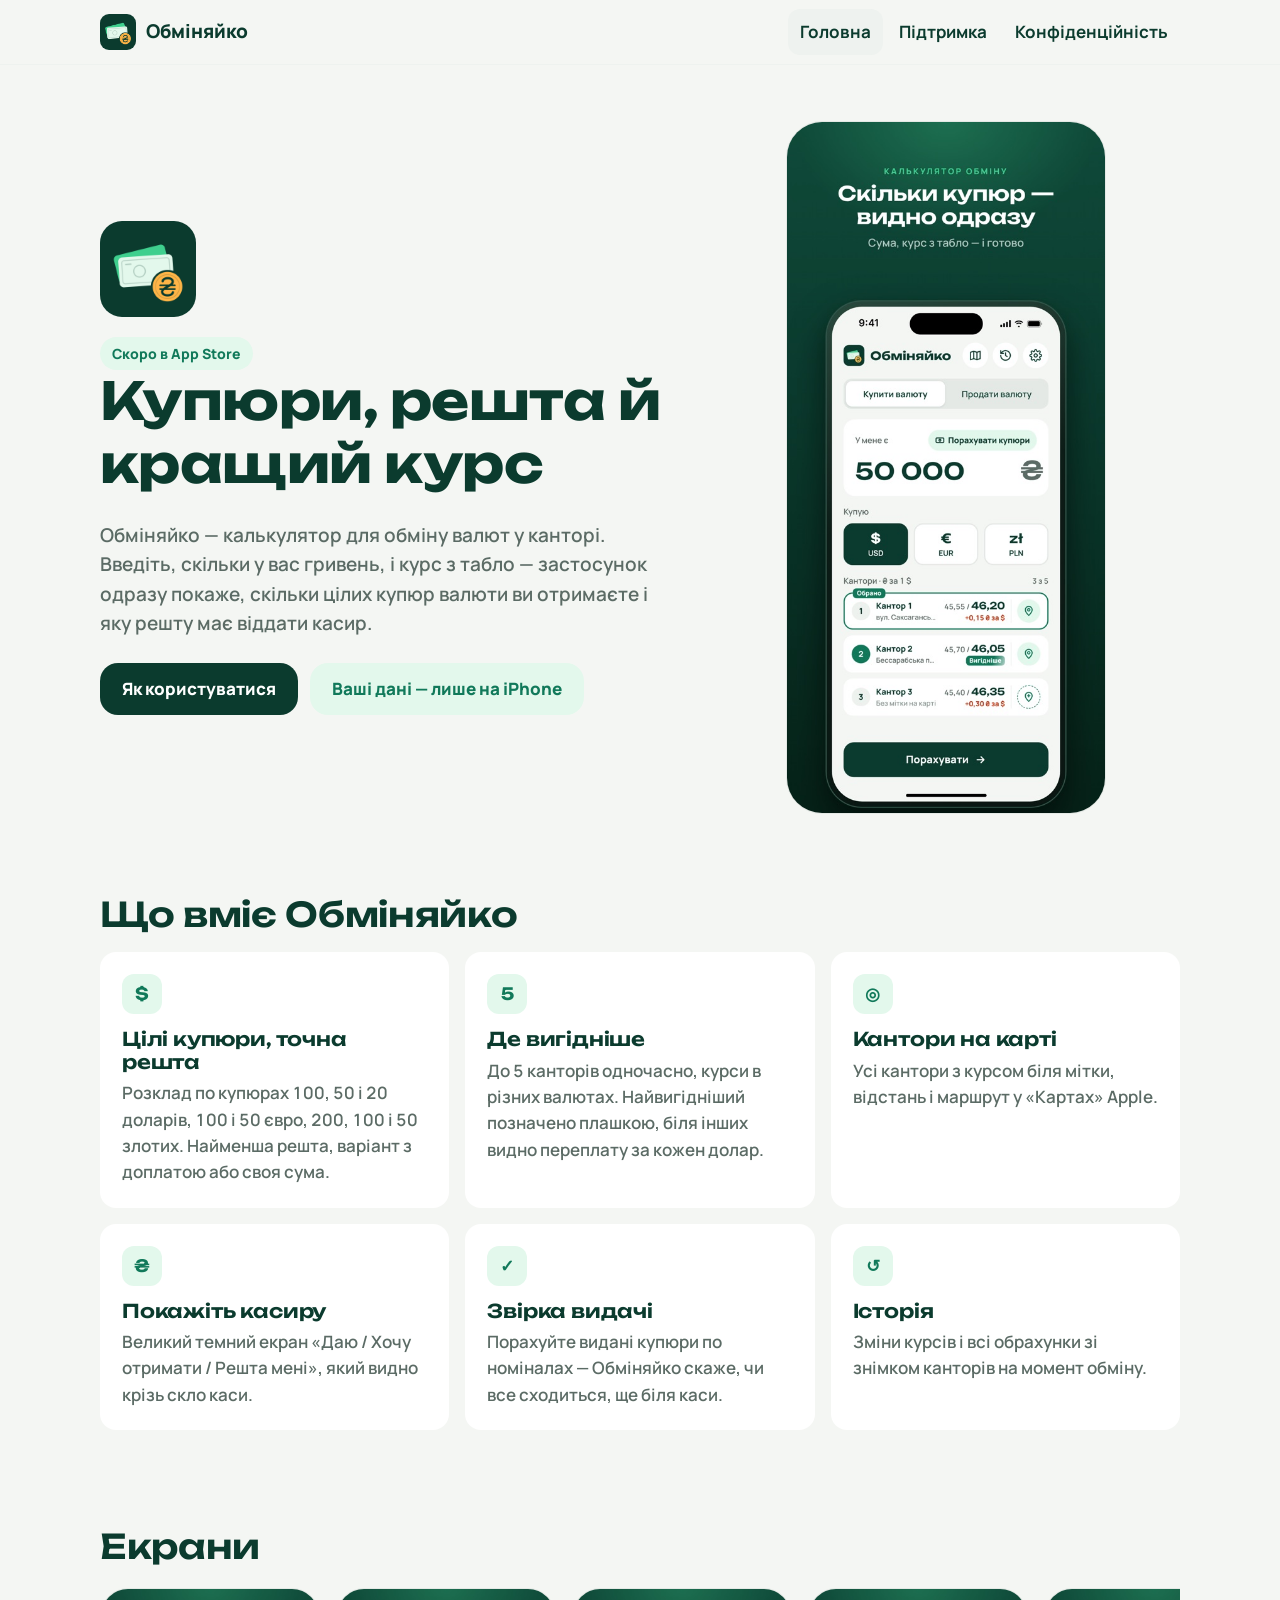
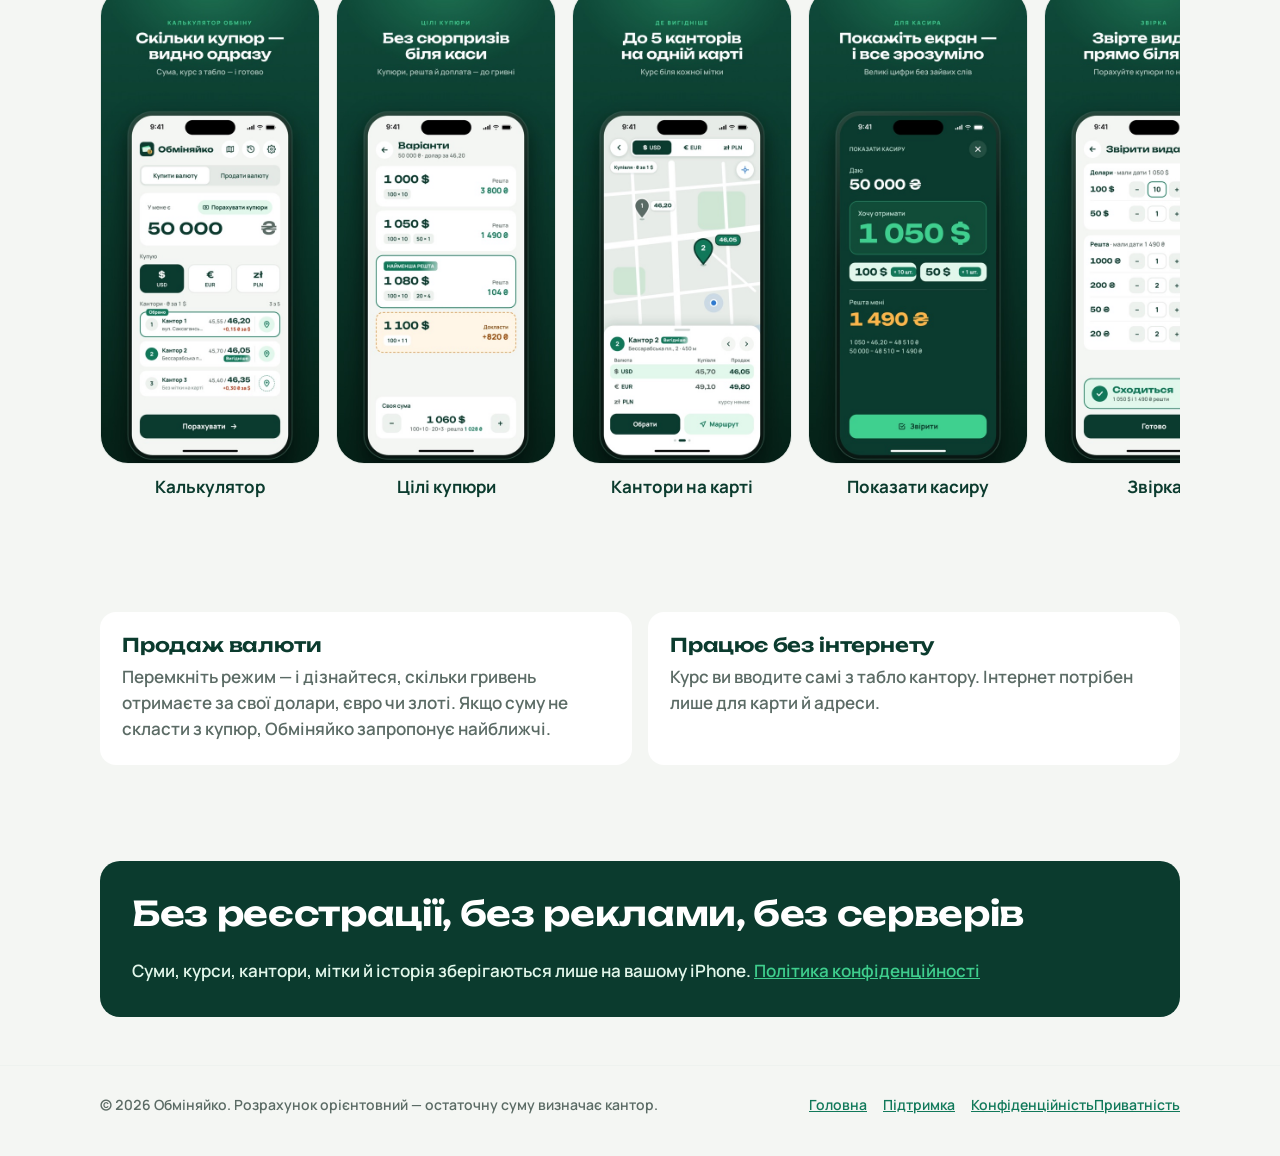
<file: index.html>
<!doctype html>
<html lang="uk">
<head>
<meta charset="utf-8">
<meta name="viewport" content="width=device-width, initial-scale=1">
<title>Обміняйко — купюри, решта й кращий курс</title>
<meta name="description" content="Калькулятор обміну валют у канторі: скільки цілих купюр ви отримаєте, яку решту віддасть касир і де курс вигідніший. Без реєстрації, офлайн.">
<meta name="theme-color" content="#F4F6F3" media="(prefers-color-scheme: light)">
<meta name="theme-color" content="#08130F" media="(prefers-color-scheme: dark)">
<link rel="canonical" href="https://metalicos.github.io/obminiaiko-site/">
<meta property="og:type" content="website">
<meta property="og:locale" content="uk_UA">
<meta property="og:title" content="Обміняйко — купюри, решта й кращий курс">
<meta property="og:description" content="Калькулятор обміну валют у канторі: скільки цілих купюр ви отримаєте, яку решту віддасть касир і де курс вигідніший. Без реєстрації, офлайн.">
<meta property="og:url" content="https://metalicos.github.io/obminiaiko-site/">
<meta property="og:image" content="https://metalicos.github.io/obminiaiko-site/assets/img/og.jpg">
<meta name="twitter:card" content="summary_large_image">
<link rel="icon" href="assets/img/favicon.png" type="image/png">
<link rel="apple-touch-icon" href="assets/img/apple-touch-icon.png">
<link rel="stylesheet" href="assets/style.css?v=4">
</head>
<body>
<a class="skip" href="#main">Перейти до змісту</a>
<header class="site-header">
  <div class="wrap">
    <a class="brand" href="./" aria-label="Обміняйко — головна"><img src="assets/img/icon-512.png" alt="" width="36" height="36"><span class="brand-name">Обміняйко</span></a>
    <nav class="nav" aria-label="Розділи"><a href="./" aria-current="page">Головна</a><a href="support/">Підтримка</a><a href="privacy/"><span class="long">Конфіденційність</span><span class="short">Приватність</span></a></nav>
  </div>
</header>
<main id="main">
<section class="hero">
  <div class="wrap">
    <div>
      <img class="hero-icon" src="assets/img/icon-512.png" alt="Іконка застосунку Обміняйко" width="96" height="96">
      <span class="chip">Скоро в App Store</span>
      <h1>Купюри, решта й кращий курс</h1>
      <p class="lead">Обміняйко — калькулятор для обміну валют у канторі. Введіть, скільки у вас гривень, і курс з табло — застосунок одразу покаже, скільки цілих купюр валюти ви отримаєте і яку решту має віддати касир.</p>
      <div class="badges">
        <a class="button" href="support/">Як користуватися</a>
        <a class="button secondary" href="privacy/">Ваші дані — лише на iPhone</a>
      </div>
    </div>
    <img class="hero-shot" src="assets/img/01_kalkuliator.jpg" alt="Головний екран: сума 50 000 гривень, долари і три кантори з курсами" width="1100" height="2391">
  </div>
</section>
<section aria-labelledby="features">
  <div class="wrap">
    <h2 id="features">Що вміє Обміняйко</h2>
    <div class="grid"><article class="card"><div class="icon" aria-hidden="true">$</div><h3>Цілі купюри, точна решта</h3><p>Розклад по купюрах 100, 50 і 20 доларів, 100 і 50 євро, 200, 100 і 50 злотих. Найменша решта, варіант з доплатою або своя сума.</p></article><article class="card"><div class="icon" aria-hidden="true">5</div><h3>Де вигідніше</h3><p>До 5 канторів одночасно, курси в різних валютах. Найвигідніший позначено плашкою, біля інших видно переплату за кожен долар.</p></article><article class="card"><div class="icon" aria-hidden="true">◎</div><h3>Кантори на карті</h3><p>Усі кантори з курсом біля мітки, відстань і маршрут у «Картах» Apple.</p></article><article class="card"><div class="icon" aria-hidden="true">₴</div><h3>Покажіть касиру</h3><p>Великий темний екран «Даю / Хочу отримати / Решта мені», який видно крізь скло каси.</p></article><article class="card"><div class="icon" aria-hidden="true">✓</div><h3>Звірка видачі</h3><p>Порахуйте видані купюри по номіналах — Обміняйко скаже, чи все сходиться, ще біля каси.</p></article><article class="card"><div class="icon" aria-hidden="true">↺</div><h3>Історія</h3><p>Зміни курсів і всі обрахунки зі знімком канторів на момент обміну.</p></article></div>
  </div>
</section>
<section aria-labelledby="screens">
  <div class="wrap">
    <h2 id="screens">Екрани</h2>
    <div class="shots" tabindex="0" aria-label="Скриншоти застосунку, гортайте вбік"><figure><img src="assets/img/01_kalkuliator.jpg" alt="Екран «Калькулятор» застосунку Обміняйко" width="1100" height="2391" loading="lazy"><figcaption>Калькулятор</figcaption></figure><figure><img src="assets/img/02_kupiury.jpg" alt="Екран «Цілі купюри» застосунку Обміняйко" width="1100" height="2391" loading="lazy"><figcaption>Цілі купюри</figcaption></figure><figure><img src="assets/img/03_karta.jpg" alt="Екран «Кантори на карті» застосунку Обміняйко" width="1100" height="2391" loading="lazy"><figcaption>Кантори на карті</figcaption></figure><figure><img src="assets/img/04_kasyr.jpg" alt="Екран «Показати касиру» застосунку Обміняйко" width="1100" height="2391" loading="lazy"><figcaption>Показати касиру</figcaption></figure><figure><img src="assets/img/05_zvirka.jpg" alt="Екран «Звірка» застосунку Обміняйко" width="1100" height="2391" loading="lazy"><figcaption>Звірка</figcaption></figure><figure><img src="assets/img/06_istoriia.jpg" alt="Екран «Історія» застосунку Обміняйко" width="1100" height="2391" loading="lazy"><figcaption>Історія</figcaption></figure></div>
  </div>
</section>
<section aria-labelledby="sell">
  <div class="wrap grid two">
    <article class="card"><h3 id="sell">Продаж валюти</h3><p>Перемкніть режим — і дізнайтеся, скільки гривень отримаєте за свої долари, євро чи злоті. Якщо суму не скласти з купюр, Обміняйко запропонує найближчі.</p></article>
    <article class="card"><h3>Працює без інтернету</h3><p>Курс ви вводите самі з табло кантору. Інтернет потрібен лише для карти й адреси.</p></article>
  </div>
</section>
<section aria-labelledby="privacy-title">
  <div class="wrap">
    <div class="privacy-banner">
      <h2 id="privacy-title">Без реєстрації, без реклами, без серверів</h2>
      <p>Суми, курси, кантори, мітки й історія зберігаються лише на вашому iPhone. <a href="privacy/">Політика конфіденційності</a></p>
    </div>
  </div>
</section>
</main>
<footer class="site-footer">
  <div class="wrap">
    <span>© 2026 Обміняйко. Розрахунок орієнтовний — остаточну суму визначає кантор.</span>
    <nav aria-label="Нижнє меню"><a href="./" aria-current="page">Головна</a><a href="support/">Підтримка</a><a href="privacy/"><span class="long">Конфіденційність</span><span class="short">Приватність</span></a></nav>
  </div>
</footer>
</body>
</html>
</file>
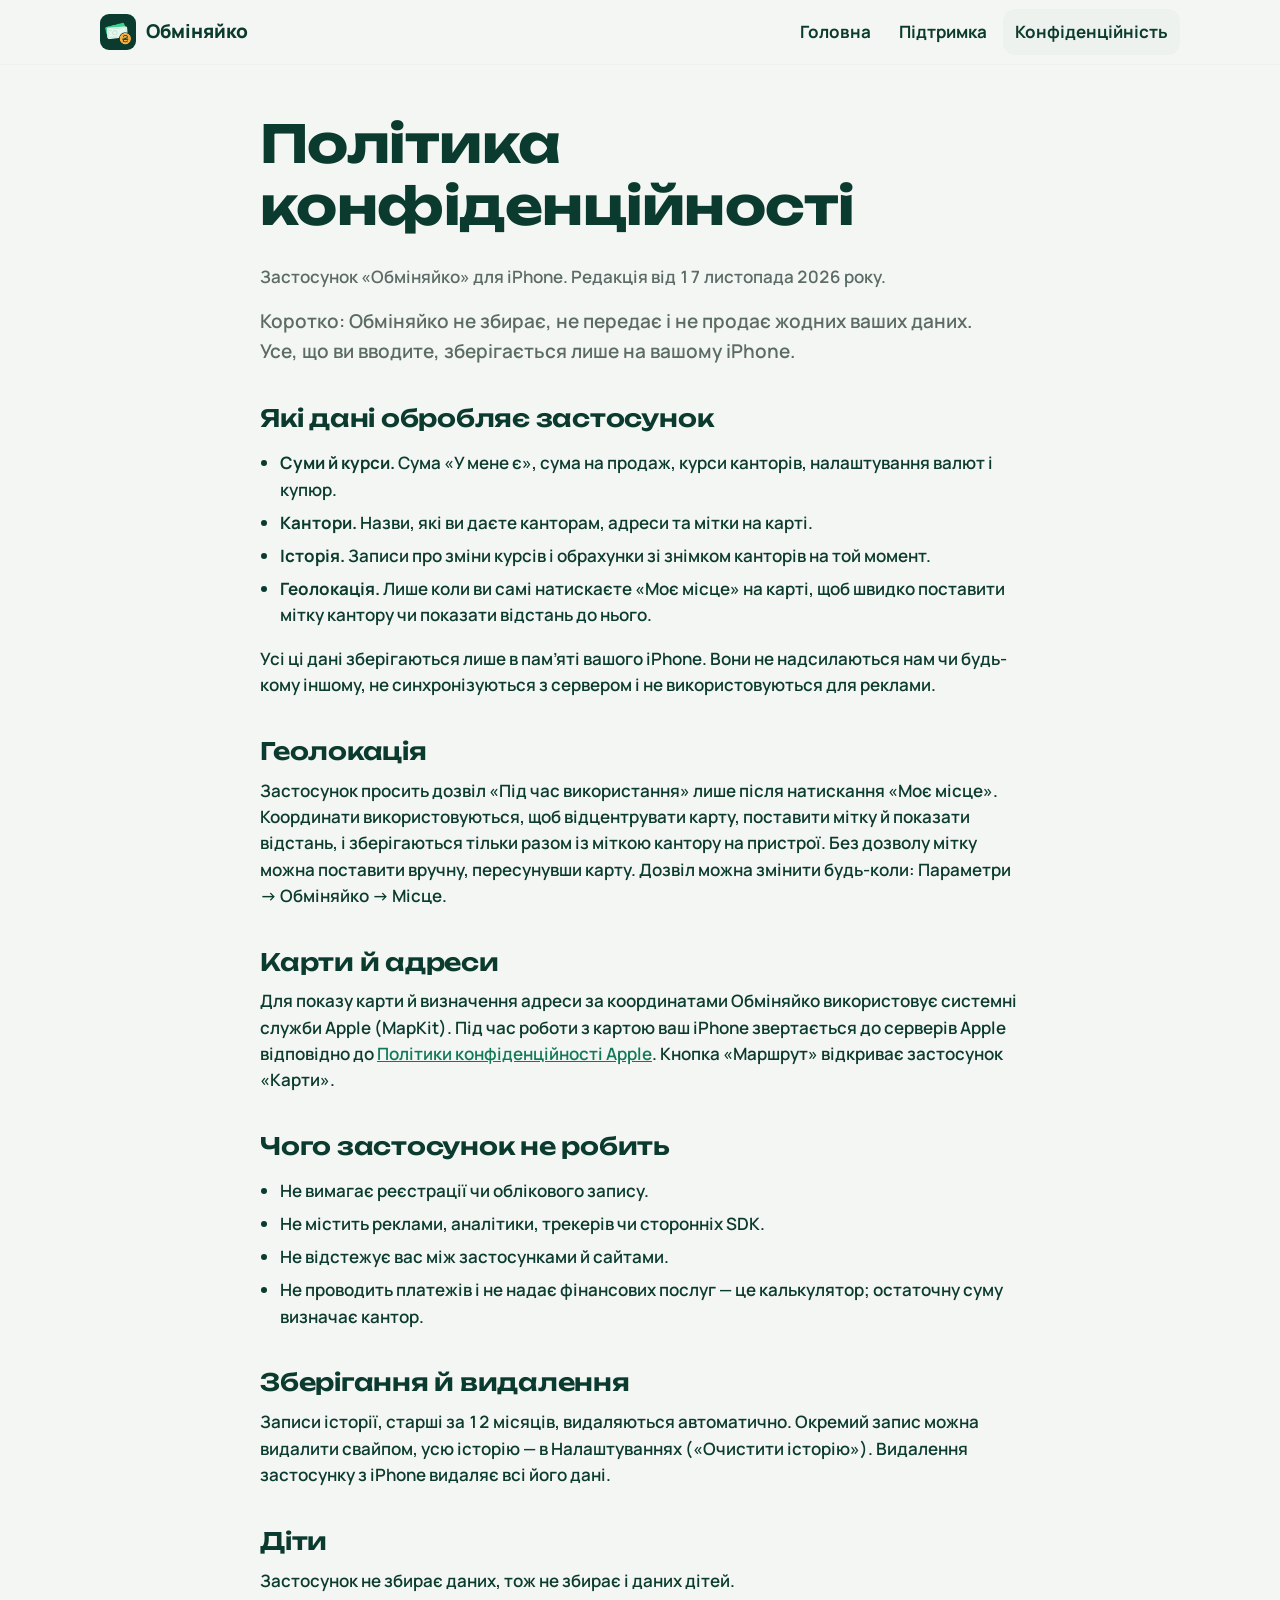
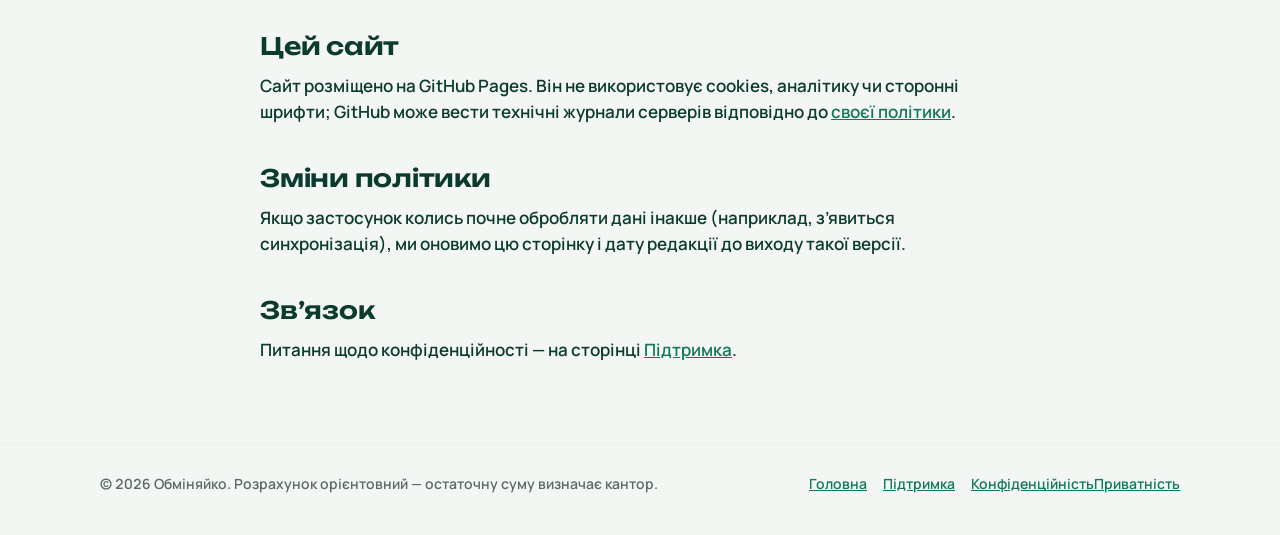
<file: privacy/index.html>
<!doctype html>
<html lang="uk">
<head>
<meta charset="utf-8">
<meta name="viewport" content="width=device-width, initial-scale=1">
<title>Політика конфіденційності — Обміняйко</title>
<meta name="description" content="Обміняйко не збирає і не передає ваших даних: суми, курси, кантори й історія зберігаються лише на iPhone.">
<meta name="theme-color" content="#F4F6F3" media="(prefers-color-scheme: light)">
<meta name="theme-color" content="#08130F" media="(prefers-color-scheme: dark)">
<link rel="canonical" href="https://metalicos.github.io/obminiaiko-site/privacy/">
<meta property="og:type" content="website">
<meta property="og:locale" content="uk_UA">
<meta property="og:title" content="Політика конфіденційності — Обміняйко">
<meta property="og:description" content="Обміняйко не збирає і не передає ваших даних: суми, курси, кантори й історія зберігаються лише на iPhone.">
<meta property="og:url" content="https://metalicos.github.io/obminiaiko-site/privacy/">
<meta property="og:image" content="https://metalicos.github.io/obminiaiko-site/assets/img/og.jpg">
<meta name="twitter:card" content="summary_large_image">
<link rel="icon" href="../assets/img/favicon.png" type="image/png">
<link rel="apple-touch-icon" href="../assets/img/apple-touch-icon.png">
<link rel="stylesheet" href="../assets/style.css?v=4">
</head>
<body>
<a class="skip" href="#main">Перейти до змісту</a>
<header class="site-header">
  <div class="wrap">
    <a class="brand" href="../" aria-label="Обміняйко — головна"><img src="../assets/img/icon-512.png" alt="" width="36" height="36"><span class="brand-name">Обміняйко</span></a>
    <nav class="nav" aria-label="Розділи"><a href="../">Головна</a><a href="../support/">Підтримка</a><a href="../privacy/" aria-current="page"><span class="long">Конфіденційність</span><span class="short">Приватність</span></a></nav>
  </div>
</header>
<main id="main">
<article class="article">
  <div class="wrap">
    <h1>Політика конфіденційності</h1>
    <p class="muted">Застосунок «Обміняйко» для iPhone. Редакція від 17 листопада 2026 року.</p>
    <p class="lead">Коротко: Обміняйко не збирає, не передає і не продає жодних ваших даних. Усе, що ви вводите, зберігається лише на вашому iPhone.</p>
    <h2>Які дані обробляє застосунок</h2>
    <ul>
      <li><strong>Суми й курси.</strong> Сума «У мене є», сума на продаж, курси канторів, налаштування валют і купюр.</li>
      <li><strong>Кантори.</strong> Назви, які ви даєте канторам, адреси та мітки на карті.</li>
      <li><strong>Історія.</strong> Записи про зміни курсів і обрахунки зі знімком канторів на той момент.</li>
      <li><strong>Геолокація.</strong> Лише коли ви самі натискаєте «Моє місце» на карті, щоб швидко поставити мітку кантору чи показати відстань до нього.</li>
    </ul>
    <p>Усі ці дані зберігаються лише в пам’яті вашого iPhone. Вони не надсилаються нам чи будь-кому іншому, не синхронізуються з сервером і не використовуються для реклами.</p>
    <h2>Геолокація</h2>
    <p>Застосунок просить дозвіл «Під час використання» лише після натискання «Моє місце». Координати використовуються, щоб відцентрувати карту, поставити мітку й показати відстань, і зберігаються тільки разом із міткою кантору на пристрої. Без дозволу мітку можна поставити вручну, пересунувши карту. Дозвіл можна змінити будь-коли: Параметри → Обміняйко → Місце.</p>
    <h2>Карти й адреси</h2>
    <p>Для показу карти й визначення адреси за координатами Обміняйко використовує системні служби Apple (MapKit). Під час роботи з картою ваш iPhone звертається до серверів Apple відповідно до <a href="https://www.apple.com/legal/privacy/" rel="noopener">Політики конфіденційності Apple</a>. Кнопка «Маршрут» відкриває застосунок «Карти».</p>
    <h2>Чого застосунок не робить</h2>
    <ul>
      <li>Не вимагає реєстрації чи облікового запису.</li>
      <li>Не містить реклами, аналітики, трекерів чи сторонніх SDK.</li>
      <li>Не відстежує вас між застосунками й сайтами.</li>
      <li>Не проводить платежів і не надає фінансових послуг — це калькулятор; остаточну суму визначає кантор.</li>
    </ul>
    <h2>Зберігання й видалення</h2>
    <p>Записи історії, старші за 12 місяців, видаляються автоматично. Окремий запис можна видалити свайпом, усю історію — в Налаштуваннях («Очистити історію»). Видалення застосунку з iPhone видаляє всі його дані.</p>
    <h2>Діти</h2>
    <p>Застосунок не збирає даних, тож не збирає і даних дітей.</p>
    <h2>Цей сайт</h2>
    <p>Сайт розміщено на GitHub Pages. Він не використовує cookies, аналітику чи сторонні шрифти; GitHub може вести технічні журнали серверів відповідно до <a href="https://docs.github.com/site-policy/privacy-policies/github-general-privacy-statement" rel="noopener">своєї політики</a>.</p>
    <h2>Зміни політики</h2>
    <p>Якщо застосунок колись почне обробляти дані інакше (наприклад, з’явиться синхронізація), ми оновимо цю сторінку і дату редакції до виходу такої версії.</p>
    <h2>Зв’язок</h2>
    <p>Питання щодо конфіденційності — на сторінці <a href="../support/">Підтримка</a>.</p>
  </div>
</article>
</main>
<footer class="site-footer">
  <div class="wrap">
    <span>© 2026 Обміняйко. Розрахунок орієнтовний — остаточну суму визначає кантор.</span>
    <nav aria-label="Нижнє меню"><a href="../">Головна</a><a href="../support/">Підтримка</a><a href="../privacy/" aria-current="page"><span class="long">Конфіденційність</span><span class="short">Приватність</span></a></nav>
  </div>
</footer>
</body>
</html>
</file>
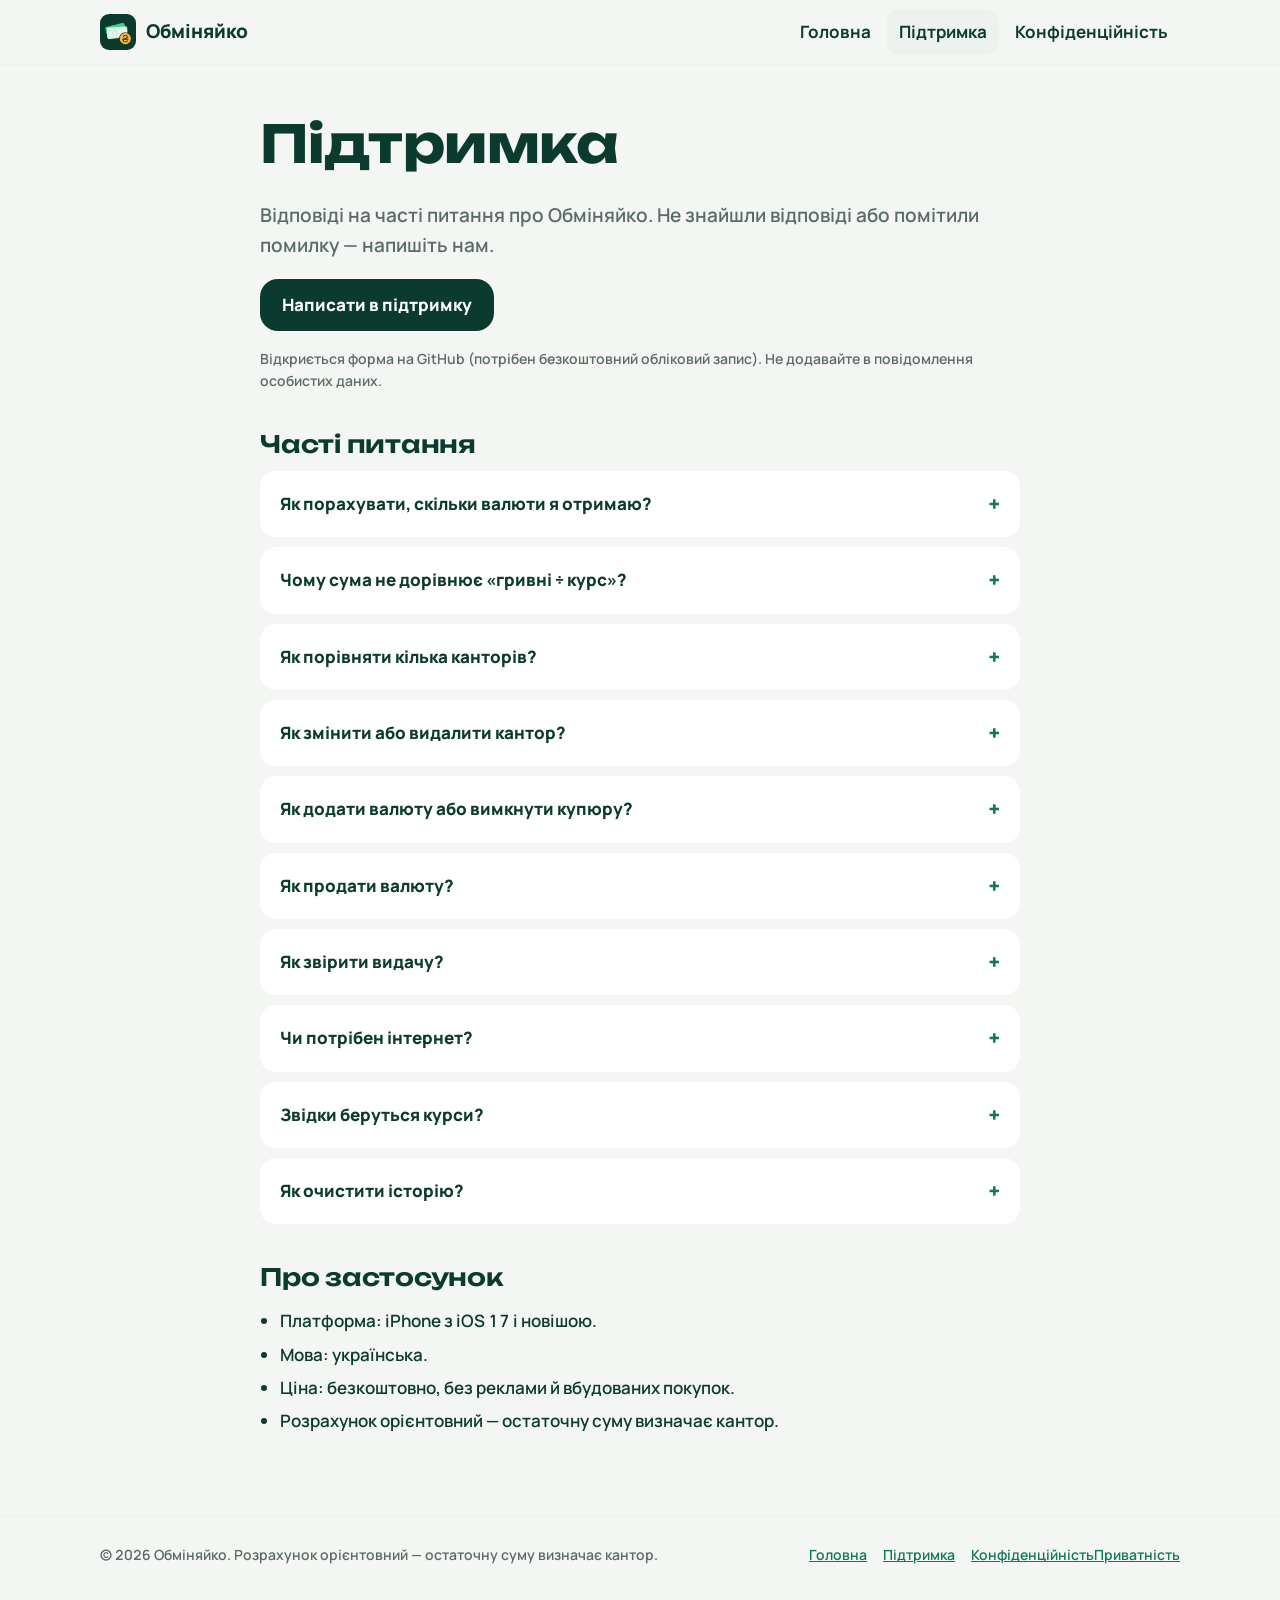
<file: support/index.html>
<!doctype html>
<html lang="uk">
<head>
<meta charset="utf-8">
<meta name="viewport" content="width=device-width, initial-scale=1">
<title>Підтримка — Обміняйко</title>
<meta name="description" content="Як користуватися Обміняйком: розрахунок купюр і решти, порівняння канторів, звірка видачі, історія. Зв’язок з підтримкою.">
<meta name="theme-color" content="#F4F6F3" media="(prefers-color-scheme: light)">
<meta name="theme-color" content="#08130F" media="(prefers-color-scheme: dark)">
<link rel="canonical" href="https://metalicos.github.io/obminiaiko-site/support/">
<meta property="og:type" content="website">
<meta property="og:locale" content="uk_UA">
<meta property="og:title" content="Підтримка — Обміняйко">
<meta property="og:description" content="Як користуватися Обміняйком: розрахунок купюр і решти, порівняння канторів, звірка видачі, історія. Зв’язок з підтримкою.">
<meta property="og:url" content="https://metalicos.github.io/obminiaiko-site/support/">
<meta property="og:image" content="https://metalicos.github.io/obminiaiko-site/assets/img/og.jpg">
<meta name="twitter:card" content="summary_large_image">
<link rel="icon" href="../assets/img/favicon.png" type="image/png">
<link rel="apple-touch-icon" href="../assets/img/apple-touch-icon.png">
<link rel="stylesheet" href="../assets/style.css?v=4">
</head>
<body>
<a class="skip" href="#main">Перейти до змісту</a>
<header class="site-header">
  <div class="wrap">
    <a class="brand" href="../" aria-label="Обміняйко — головна"><img src="../assets/img/icon-512.png" alt="" width="36" height="36"><span class="brand-name">Обміняйко</span></a>
    <nav class="nav" aria-label="Розділи"><a href="../">Головна</a><a href="../support/" aria-current="page">Підтримка</a><a href="../privacy/"><span class="long">Конфіденційність</span><span class="short">Приватність</span></a></nav>
  </div>
</header>
<main id="main">
<article class="article">
  <div class="wrap">
    <h1>Підтримка</h1>
    <p class="lead">Відповіді на часті питання про Обміняйко. Не знайшли відповіді або помітили помилку — напишіть нам.</p>
    <p><a class="button" href="https://github.com/metalicos/obminiaiko-site/issues/new" rel="noopener">Написати в підтримку</a></p>
    <p class="small">Відкриється форма на GitHub (потрібен безкоштовний обліковий запис). Не додавайте в повідомлення особистих даних.</p>
    <h2>Часті питання</h2>
    <details><summary>Як порахувати, скільки валюти я отримаю?</summary><div><p>Натисніть «Додати кантор», введіть курси купівлі й продажу з табло (наприклад 45,55 і 46,20), у полі «У мене є» введіть суму в гривнях і натисніть «Порахувати». Ви побачите варіанти з розкладом по купюрах і рештою.</p></div></details><details><summary>Чому сума не дорівнює «гривні ÷ курс»?</summary><div><p>Кантор видає валюту лише цілими купюрами. Обміняйко рахує тільки ті суми, які можна видати наявними купюрами, і показує решту або доплату. Наприклад, на 50 000 ₴ за курсом 46,20 найбільше — 1 080 $ (10 × 100 + 4 × 20), решта 104 ₴.</p></div></details><details><summary>Як порівняти кілька канторів?</summary><div><p>Додайте до 5 канторів. Найвигідніший отримає плашку «Вигідніше», а біля інших буде видно різницю за одиницю валюти. Кантори стоять у порядку номерів — дотик по картці обирає кантор для розрахунку.</p></div></details><details><summary>Як змінити або видалити кантор?</summary><div><p>Проведіть по картці вліво — «Змінити» або «Видалити», або утримуйте картку для меню. Після видалення є 5 секунд, щоб натиснути «Скасувати».</p></div></details><details><summary>Як додати валюту або вимкнути купюру?</summary><div><p>Налаштування → «Додати валюту». Там же натисніть купюру, щоб вимкнути чи ввімкнути її, або «+», щоб додати номінал.</p></div></details><details><summary>Як продати валюту?</summary><div><p>Перемкніть «Продати валюту» вгорі, введіть суму — Обміняйко покаже, скільки гривень ви отримаєте, і якими купюрами віддати валюту.</p></div></details><details><summary>Як звірити видачу?</summary><div><p>На екрані «Показати касиру» натисніть «Звірити» і порахуйте отримані купюри. Обміняйко скаже «Сходиться» або скільки не вистачає.</p></div></details><details><summary>Чи потрібен інтернет?</summary><div><p>Ні. Розрахунки працюють офлайн. Інтернет потрібен лише для карти та визначення адреси.</p></div></details><details><summary>Звідки беруться курси?</summary><div><p>Ви вводите їх самі з табло кантору. Застосунок не отримує курси з інтернету.</p></div></details><details><summary>Як очистити історію?</summary><div><p>Окремий запис — свайпом вліво в «Історії». Усю історію — Налаштування → «Очистити історію».</p></div></details>
    <h2>Про застосунок</h2>
    <ul>
      <li>Платформа: iPhone з iOS 17 і новішою.</li>
      <li>Мова: українська.</li>
      <li>Ціна: безкоштовно, без реклами й вбудованих покупок.</li>
      <li>Розрахунок орієнтовний — остаточну суму визначає кантор.</li>
    </ul>
  </div>
</article>
</main>
<footer class="site-footer">
  <div class="wrap">
    <span>© 2026 Обміняйко. Розрахунок орієнтовний — остаточну суму визначає кантор.</span>
    <nav aria-label="Нижнє меню"><a href="../">Головна</a><a href="../support/" aria-current="page">Підтримка</a><a href="../privacy/"><span class="long">Конфіденційність</span><span class="short">Приватність</span></a></nav>
  </div>
</footer>
</body>
</html>
</file>
<file: assets/style.css>
/* Обміняйко — site styles. Tokens follow docs/design-tokens.json of the app. */
@font-face { font-family: "Unbounded"; src: url("fonts/Unbounded-SemiBold.ttf") format("truetype"); font-weight: 600; font-display: swap; }
@font-face { font-family: "Unbounded"; src: url("fonts/Unbounded-Bold.ttf") format("truetype"); font-weight: 700; font-display: swap; }
@font-face { font-family: "Manrope"; src: url("fonts/Manrope-SemiBold.ttf") format("truetype"); font-weight: 600; font-display: swap; }
@font-face { font-family: "Manrope"; src: url("fonts/Manrope-Bold.ttf") format("truetype"); font-weight: 700; font-display: swap; }
@font-face { font-family: "Manrope"; src: url("fonts/Manrope-ExtraBold.ttf") format("truetype"); font-weight: 800; font-display: swap; }

:root {
  --bg: #F4F6F3; --surface: #FFFFFF; --surface-muted: #EEF2EF; --track: #E4E9E5;
  --ink: #0B3B2E; --ink-2: #5B6B65; --ink-3: #8A9A94;
  --primary: #0B3B2E; --on-primary: #FFFFFF; --accent: #11795A; --accent-soft: #E3F8EC;
  --mint: #3FCF8E; --coin: #FFB547; --danger: #B93815; --divider: #EEF2EF; --cashier: #0B3B2E;
  --radius-card: 16px; --radius-sheet: 20px; --radius-button: 18px;
  color-scheme: light dark;
}
@media (prefers-color-scheme: dark) {
  :root {
    --bg: #08130F; --surface: #112019; --surface-muted: #18291F; --track: #1B2E25;
    --ink: #EAF4EF; --ink-2: #9DB5AB; --ink-3: #6F877D;
    --primary: #3FCF8E; --on-primary: #0B3B2E; --accent: #3FCF8E; --accent-soft: #12382A;
    --danger: #FF7A59; --divider: #1E3329;
  }
}

* { box-sizing: border-box; }
html { -webkit-text-size-adjust: 100%; }
body {
  margin: 0; background: var(--bg); color: var(--ink);
  font: 600 17px/1.55 "Manrope", system-ui, -apple-system, sans-serif;
  font-variant-numeric: tabular-nums;
}
a { color: var(--accent); }
a:hover { text-decoration-thickness: 2px; }
img { max-width: 100%; height: auto; display: block; }
:focus-visible { outline: 3px solid var(--mint); outline-offset: 3px; border-radius: 6px; }

.wrap { width: min(1080px, 100% - 40px); margin-inline: auto; }
.skip { position: absolute; left: -999px; }
.skip:focus { left: 20px; top: 12px; background: var(--surface); padding: 8px 12px; border-radius: 10px; z-index: 10; }

/* Header */
.site-header { position: sticky; top: 0; z-index: 5; background: var(--bg); border-bottom: 1px solid var(--divider); }
.site-header .wrap { display: flex; align-items: center; gap: 12px; min-height: 64px; }
.brand { display: flex; align-items: center; gap: 10px; text-decoration: none; color: var(--ink); font-weight: 800; font-size: 19px; }
.brand img { width: 36px; height: 36px; border-radius: 9px; }
.nav { margin-left: auto; display: flex; gap: 4px; flex-wrap: wrap; }
.nav a { color: var(--ink); text-decoration: none; font-weight: 700; padding: 10px 12px; border-radius: 12px; }
.nav a:hover, .nav a[aria-current="page"] { background: var(--surface-muted); }
.nav .short { display: none; }

/* Typography */
h1, h2, h3 { font-family: "Unbounded", "Manrope", sans-serif; font-weight: 600; line-height: 1.2; letter-spacing: -0.01em; margin: 0 0 .5em; }
h1 { font-size: clamp(32px, 5vw, 52px); font-weight: 700; }
h2 { font-size: clamp(24px, 3.4vw, 34px); }
h3 { font-size: 19px; }
p { margin: 0 0 1em; }
.lead { font-size: 19px; color: var(--ink-2); max-width: 60ch; }
.muted { color: var(--ink-2); }
.small { font-size: 14px; color: var(--ink-2); }

/* Hero */
.hero { padding: 56px 0 32px; }
.hero .wrap { display: grid; grid-template-columns: 1.1fr .9fr; gap: 40px; align-items: center; }
.hero-icon { width: 96px; height: 96px; border-radius: 22px; margin-bottom: 20px; }
.badges { display: flex; gap: 12px; flex-wrap: wrap; margin-top: 24px; }
.button { display: inline-flex; align-items: center; gap: 10px; min-height: 52px; padding: 0 22px; border-radius: var(--radius-button);
  background: var(--primary); color: var(--on-primary); font-weight: 800; text-decoration: none; }
.button.secondary { background: var(--accent-soft); color: var(--accent); }
.chip { display: inline-block; padding: 6px 12px; border-radius: 999px; background: var(--accent-soft); color: var(--accent); font-weight: 800; font-size: 14px; }
.hero-shot { justify-self: center; width: min(320px, 100%); border-radius: 36px; overflow: hidden; border: 1px solid var(--track); }

/* Sections */
section { padding: 48px 0; }
.grid { display: grid; grid-template-columns: repeat(3, 1fr); gap: 16px; }
.card { background: var(--surface); border-radius: var(--radius-card); padding: 22px; }
.card h3 { margin-bottom: .35em; }
.card p { margin: 0; color: var(--ink-2); }
.card .icon { width: 40px; height: 40px; border-radius: 12px; background: var(--accent-soft); color: var(--accent);
  display: grid; place-items: center; font-family: "Unbounded"; font-weight: 700; margin-bottom: 14px; }

.shots { display: grid; grid-auto-flow: column; grid-auto-columns: minmax(220px, 260px); gap: 16px; overflow-x: auto;
  padding: 4px 4px 16px; scroll-snap-type: x mandatory; }
.shots figure { margin: 0; scroll-snap-align: start; }
.shots img { border-radius: 28px; border: 1px solid var(--track); }
.shots figcaption { text-align: center; font-weight: 700; margin-top: 10px; }

.privacy-banner { background: var(--cashier); color: #fff; border-radius: var(--radius-sheet); padding: 32px; display: grid; gap: 8px; }
.privacy-banner h2 { color: #fff; }
.privacy-banner p { color: #E3F8EC; margin: 0; }
.privacy-banner a { color: var(--mint); }

/* Articles (privacy, support) */
.article { padding: 48px 0 64px; }
.article .wrap { max-width: 760px; }
.article h2 { font-size: 24px; margin-top: 1.6em; }
.article ul { padding-left: 1.2em; }
.article li { margin-bottom: .4em; }
details { background: var(--surface); border-radius: var(--radius-card); padding: 4px 20px; margin-bottom: 10px; }
summary { cursor: pointer; font-weight: 800; padding: 16px 0; list-style: none; }
summary::-webkit-details-marker { display: none; }
summary::after { content: "+"; float: right; color: var(--accent); font-family: "Unbounded"; }
details[open] summary::after { content: "–"; }
details > div { padding-bottom: 16px; color: var(--ink-2); }

/* Footer */
.site-footer { border-top: 1px solid var(--divider); padding: 28px 0 40px; color: var(--ink-2); font-size: 14px; }
.site-footer .wrap { display: flex; gap: 16px; flex-wrap: wrap; justify-content: space-between; }
.site-footer nav { display: flex; gap: 16px; flex-wrap: wrap; }

@media (max-width: 860px) {
  .hero .wrap { grid-template-columns: 1fr; gap: 28px; }
  .grid, .grid.two { grid-template-columns: 1fr; }
  .hero { padding-top: 32px; }
}

/* Phones */
@media (max-width: 600px) {
  body { font-size: 16px; }
  .wrap { width: calc(100% - 32px); }
  h1 { font-size: clamp(24px, 7.6vw, 30px); overflow-wrap: break-word; hyphens: manual; }
  h2 { font-size: 23px; }
  .lead { font-size: 17px; }

  /* Header: logo on the left, compact links that never wrap under it */
  .site-header .wrap { min-height: 56px; gap: 8px; }
  .brand { font-size: 17px; gap: 8px; flex-shrink: 0; }
  .brand img { width: 32px; height: 32px; border-radius: 8px; }
  .nav { gap: 0; flex-wrap: nowrap; }
  .nav a { font-size: 14px; padding: 8px; white-space: nowrap; }
  .nav a:first-child { display: none; } /* the logo already leads home */
  .nav .long { display: none; }
  .nav .short { display: inline; }

  /* Hero: no duplicate icon, full-width buttons, a smaller phone shot */
  .hero { padding: 24px 0 8px; }
  .hero-icon { display: none; }
  .chip { margin-bottom: 12px; }
  .badges { flex-direction: column; gap: 10px; }
  .button { width: 100%; justify-content: center; min-height: 54px; }
  .hero-shot { width: min(260px, 72vw); border-radius: 30px; }

  section { padding: 28px 0; }

  /* Feature cards: icon beside the title, tighter padding */
  .grid { gap: 10px; }
  .card { padding: 16px; display: grid; grid-template-columns: 40px 1fr; column-gap: 14px; align-items: start; }
  .card .icon { margin: 0; grid-row: span 2; }
  .card h3 { font-size: 17px; margin: 8px 0 4px; }
  .card p { font-size: 15px; }
  .grid.two .card { display: block; }
  .grid.two .card h3 { margin-top: 0; }

  /* Screenshots: swipeable, edge to edge, one and a bit visible */
  .shots { grid-auto-columns: 62vw; gap: 12px; margin-inline: -16px; padding: 4px 16px 12px; scroll-padding-inline: 16px; }
  .shots img { border-radius: 24px; }

  .privacy-banner { padding: 22px; border-radius: 18px; }

  .article { padding: 28px 0 40px; }
  .article h2 { font-size: 20px; }
  details { padding: 2px 16px; }
  summary { padding: 14px 24px 14px 0; position: relative; }
  summary::after { position: absolute; right: 0; top: 14px; float: none; }

  .site-footer .wrap { flex-direction: column; gap: 10px; }
}

/* The narrowest phones (320–360 pt): logo icon only so the menu fits */
@media (max-width: 360px) {
  .brand-name { display: none; }
  .nav { margin-left: auto; }
}

@media (prefers-reduced-motion: no-preference) {
  .button, .nav a { transition: transform .15s ease; }
  .button:active { transform: scale(.96); }
}
.grid.two { grid-template-columns: 1fr 1fr; }
@media (max-width: 860px) { .grid.two { grid-template-columns: 1fr; } }
</file>
